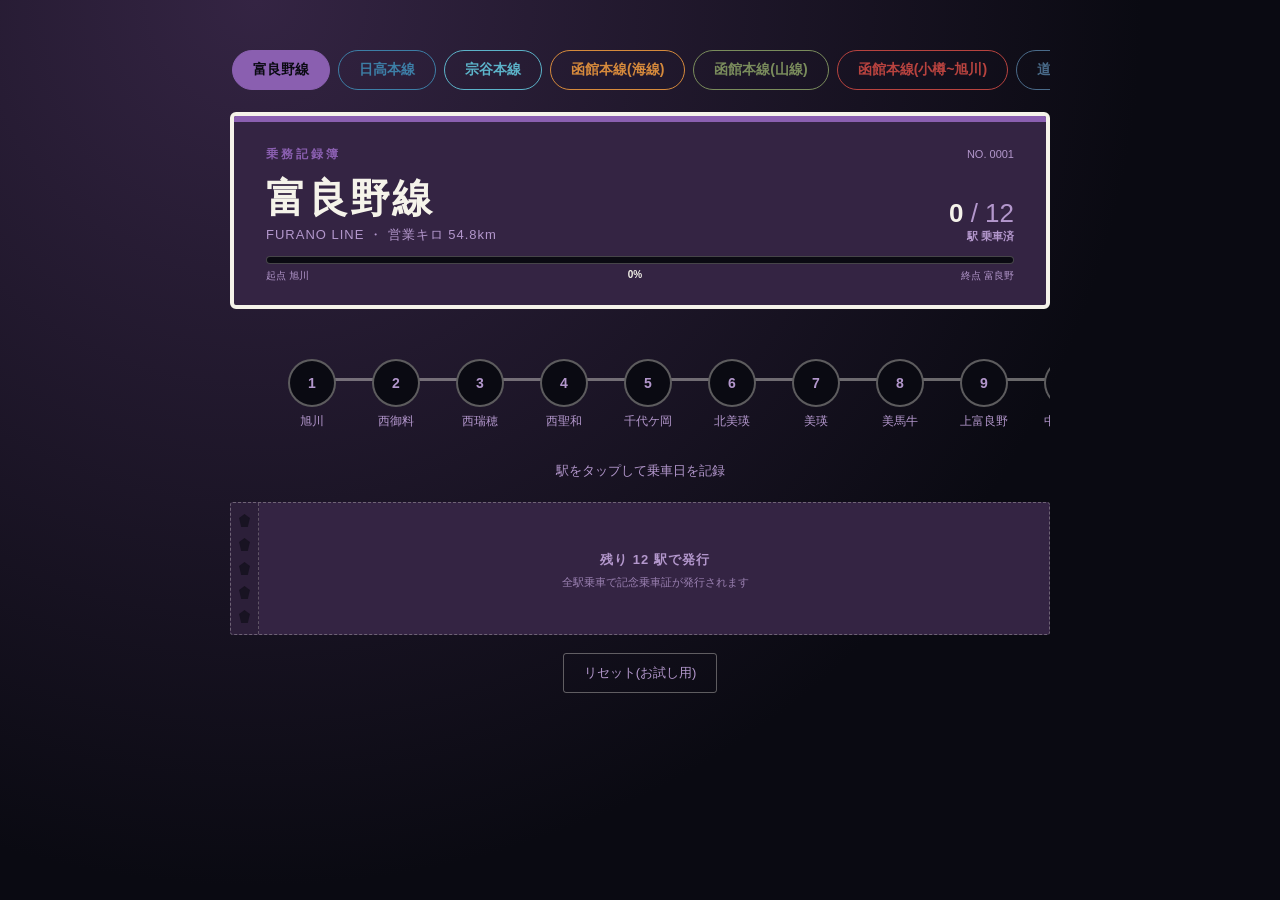
<file: index.html>
<!doctype html>
<html lang="ja">
<head>
  <meta charset="UTF-8" />
  <meta name="viewport" content="width=device-width, initial-scale=1.0, maximum-scale=1.0, viewport-fit=cover" />
  <title>乗務記録簿</title>

  <!-- iPhoneでホーム画面に追加した時のアイコン・表示設定 -->
  <link rel="apple-touch-icon" href="icon-180.png" />
  <meta name="apple-mobile-web-app-title" content="乗務記録簿" />
  <meta name="apple-mobile-web-app-capable" content="yes" />
  <meta name="apple-mobile-web-app-status-bar-style" content="black-translucent" />
  <meta name="theme-color" content="#0a0a12" />

  <link rel="stylesheet" href="style.css" />
</head>
<body>
  <div class="app">
    <!-- 路線切り替えタブ -->
    <div class="tabs" id="tabs"></div>

    <!-- 路線の注釈 -->
    <div class="line-note" id="lineNote" style="display: none;"></div>

    <!-- 台帳ヘッダー -->
    <div class="ledger">
      <div class="ledger-stripe"></div>
      <div class="ledger-top">
        <span class="ledger-label">乗務記録簿</span>
        <span class="ledger-no" id="ledgerNo">NO. 0001</span>
      </div>
      <div class="ledger-main">
        <div>
          <div class="ledger-name" id="ledgerName"></div>
          <div class="ledger-sub" id="ledgerSub"></div>
        </div>
        <div class="ledger-count">
          <div>
            <span id="doneCount">0</span><span class="ledger-count-total" id="totalCount"> / 0</span>
          </div>
          <div class="ledger-count-label">駅 乗車済</div>
        </div>
      </div>
      <div class="progress-bar">
        <div class="progress-fill" id="progressFill" style="width: 0%;"></div>
      </div>
      <div class="progress-labels">
        <span id="originLabel">起点</span>
        <span class="progress-percent" id="percentLabel">0%</span>
        <span id="terminalLabel">終点</span>
      </div>
    </div>

    <!-- 駅トラック(すごろく) -->
    <div class="track-wrap">
      <div class="track" id="track">
        <div class="track-line"></div>
      </div>
    </div>
    <div class="track-hint">駅をタップして乗車日を記録</div>

    <!-- 乗車日入力ポップオーバー -->
    <div class="overlay hidden" id="overlay">
      <div class="popover">
        <div class="popover-title" id="popoverStationName"></div>
        <div class="popover-sub">いつ乗車しましたか?</div>
        <div class="date-selects">
          <select class="date-select year" id="selectYear"></select>
          <select class="date-select month" id="selectMonth"></select>
          <select class="date-select day" id="selectDay"></select>
        </div>
        <div class="popover-actions">
          <button class="btn btn-delete hidden" id="btnDelete">記録を削除</button>
          <button class="btn btn-confirm" id="btnConfirm">記録する</button>
        </div>
      </div>
    </div>

    <!-- 硬券カード -->
    <div class="ticket" id="ticket">
      <div class="ticket-holes">
        <div class="ticket-hole"></div>
        <div class="ticket-hole"></div>
        <div class="ticket-hole"></div>
        <div class="ticket-hole"></div>
        <div class="ticket-hole"></div>
      </div>
      <div class="ticket-body" id="ticketBody"></div>
    </div>

    <div class="reset-wrap">
      <button class="reset-btn" id="btnReset">リセット(お試し用)</button>
    </div>
  </div>

  <script src="data.js"></script>
  <script src="script.js"></script>
</body>
</html>
</file>
<file: style.css>
:root {
  --bg-deep: #0a0a12;
  --white: #f5f3ea;
  --stamp-red: #c8352f;
  --abandoned-gray: #8a8a8a;
  --planned-amber: #d4a13d;

  /* 路線ごとにJSで書き換える変数 */
  --accent: #8a5fb0;
  --panel: #3a2a4a;
  --muted: #a99bb8;
  --input-bg: #14101a;
}

* {
  box-sizing: border-box;
}

body {
  margin: 0;
  min-height: 100vh;
  background: var(--bg-deep);
  background-image: radial-gradient(circle at 20% 0%, var(--panel) 0%, var(--bg-deep) 65%);
  background-attachment: fixed;
  color: var(--white);
  font-family: "Hiragino Sans", "Hiragino Kaku Gothic ProN", "Yu Gothic",
    "Noto Sans JP", "Meiryo", sans-serif;
}

.app {
  padding: calc(24px + env(safe-area-inset-top, 0px)) 16px calc(60px + env(safe-area-inset-bottom, 0px));
  max-width: 480px;
  margin: 0 auto;
}

/* ===== 路線切り替えタブ ===== */
.tabs {
  display: flex;
  gap: 8px;
  overflow-x: auto;
  -webkit-overflow-scrolling: touch;
  padding: 2px 2px 8px;
  margin-bottom: 14px;
}

.tab {
  flex-shrink: 0;
  white-space: nowrap;
  padding: 8px 14px;
  border-radius: 999px;
  border: 1px solid var(--tab-color, var(--accent));
  background: transparent;
  color: var(--tab-color, var(--accent));
  font-family: inherit;
  font-size: 12px;
  font-weight: 700;
  cursor: pointer;
}

.tab.active {
  background: var(--tab-color, var(--accent));
  color: var(--bg-deep);
}

.line-note {
  font-size: 10px;
  color: var(--muted);
  line-height: 1.5;
  margin-bottom: 14px;
}

/* ===== 台帳ヘッダー ===== */
.ledger {
  border: 3px solid var(--white);
  border-radius: 6px;
  padding: 16px 18px 14px;
  background: var(--panel);
  position: relative;
  overflow: hidden;
  margin-bottom: 22px;
}

.ledger-stripe {
  position: absolute;
  top: 0;
  left: 0;
  right: 0;
  height: 6px;
  background: var(--accent);
}

.ledger-top {
  display: flex;
  justify-content: space-between;
  align-items: baseline;
  margin-bottom: 10px;
  margin-top: 4px;
}

.ledger-label {
  font-size: 12px;
  letter-spacing: 3px;
  color: var(--accent);
  font-weight: 700;
}

.ledger-no {
  font-size: 11px;
  color: var(--muted);
}

.ledger-main {
  display: flex;
  flex-direction: column;
  gap: 10px;
}

.ledger-name {
  font-size: 24px;
  color: var(--white);
  letter-spacing: 1px;
  font-weight: 900;
  line-height: 1.25;
}

.ledger-sub {
  font-size: 11px;
  color: var(--muted);
  margin-top: 3px;
  letter-spacing: 0.5px;
}

.ledger-count {
  display: flex;
  justify-content: space-between;
  align-items: baseline;
  text-align: left;
  font-size: 20px;
  color: var(--white);
  font-weight: 700;
}

.ledger-count-total {
  color: var(--muted);
  font-weight: 400;
}

.ledger-count-label {
  font-size: 11px;
  color: var(--muted);
}

@media (min-width: 480px) {
  .ledger-name {
    font-size: 28px;
    letter-spacing: 2px;
  }

  .ledger-sub {
    letter-spacing: 1px;
  }
}

@media (min-width: 768px) {
  .ledger-main {
    flex-direction: row;
    justify-content: space-between;
    align-items: flex-end;
    gap: 0;
  }

  .ledger-count {
    display: block;
    text-align: right;
  }
}

.progress-bar {
  margin-top: 12px;
  height: 8px;
  background: var(--bg-deep);
  border-radius: 4px;
  overflow: hidden;
  border: 1px solid rgba(245, 243, 234, 0.25);
}

.progress-fill {
  height: 100%;
  background: var(--accent);
  transition: width 0.4s ease;
}

.progress-fill.complete {
  background: var(--stamp-red);
}

.progress-labels {
  display: flex;
  justify-content: space-between;
  font-size: 10px;
  color: var(--muted);
  margin-top: 5px;
}

.progress-percent {
  font-weight: 700;
  color: var(--white);
}

/* ===== 駅トラック(すごろく) ===== */
.track-wrap {
  overflow-x: auto;
  -webkit-overflow-scrolling: touch;
  padding: 18px 24px;
  margin-bottom: 8px;
}

.track {
  display: flex;
  align-items: center;
  position: relative;
  width: max-content;
}

.track-line {
  position: absolute;
  top: 19px;
  left: 20px;
  right: 20px;
  height: 3px;
  background: rgba(245, 243, 234, 0.4);
  z-index: 0;
}

.station {
  position: relative;
  z-index: 1;
  width: 64px;
  flex-shrink: 0;
  display: flex;
  flex-direction: column;
  align-items: center;
  cursor: pointer;
  background: none;
  border: none;
  font-family: inherit;
  padding: 0;
}

.station-circle {
  width: 38px;
  height: 38px;
  border-radius: 50%;
  display: flex;
  align-items: center;
  justify-content: center;
  background: var(--bg-deep);
  border: 2.5px solid rgba(245, 243, 234, 0.35);
  transition: all 0.2s ease;
  font-size: 12px;
  font-weight: 700;
  color: var(--muted);
}

.station-circle.abandoned {
  border-color: var(--abandoned-gray);
  color: var(--abandoned-gray);
}

.station-circle.planned {
  border-color: var(--planned-amber);
  color: var(--planned-amber);
}

.station-circle.done {
  background: var(--accent);
  border-color: var(--accent);
  color: var(--bg-deep);
  box-shadow: inset 0 0 0 2px rgba(0, 0, 0, 0.3), 0 0 0 4px rgba(255, 255, 255, 0.08);
}

.station-circle.punching {
  transform: scale(1.35);
}

.station-punch {
  width: 12px;
  height: 14px;
  background: var(--bg-deep);
  clip-path: polygon(50% 0%, 100% 30%, 80% 100%, 20% 100%, 0% 30%);
  display: inline-block;
}

.station-name {
  margin-top: 6px;
  font-size: 10px;
  font-weight: 400;
  color: var(--muted);
  text-align: center;
  white-space: nowrap;
  max-width: 60px;
  overflow: hidden;
  text-overflow: ellipsis;
}

.station-name.abandoned {
  color: var(--abandoned-gray);
}

.station-name.planned {
  color: var(--planned-amber);
}

.station-name.done {
  color: var(--white);
  font-weight: 700;
}

.badge {
  font-size: 7px;
  margin-left: 2px;
  padding: 1px 3px;
  border-radius: 3px;
  vertical-align: middle;
}

.badge-abandoned {
  border: 1px solid var(--abandoned-gray);
  color: var(--abandoned-gray);
}

.badge-planned {
  border: 1px solid var(--planned-amber);
  color: var(--planned-amber);
}

.station-date {
  font-size: 8px;
  color: var(--accent);
  margin-top: 1px;
}

.track-hint {
  text-align: center;
  font-size: 11px;
  color: var(--muted);
  margin: -4px auto 22px;
}

/* ===== 乗車日入力ポップオーバー ===== */
.overlay {
  position: fixed;
  inset: 0;
  background: rgba(0, 0, 0, 0.55);
  display: flex;
  align-items: center;
  justify-content: center;
  z-index: 10;
  padding: 20px;
  box-sizing: border-box;
}

.overlay.hidden {
  display: none;
}

.popover {
  background: var(--panel);
  border: 2px solid var(--accent);
  border-radius: 8px;
  padding: 20px 22px;
  width: 100%;
  max-width: 320px;
  box-sizing: border-box;
}

.popover-title {
  font-size: 13px;
  color: var(--accent);
  font-weight: 700;
  margin-bottom: 4px;
}

.popover-sub {
  font-size: 11px;
  color: var(--muted);
  margin-bottom: 14px;
}

.date-selects {
  display: flex;
  gap: 6px;
  margin-bottom: 16px;
}

.date-select {
  min-width: 0;
  box-sizing: border-box;
  padding: 10px 6px;
  border-radius: 4px;
  border: 1px solid var(--muted);
  background: var(--input-bg);
  color: var(--white);
  font-size: 15px;
  font-family: inherit;
  text-align: center;
  -webkit-appearance: none;
  appearance: none;
}

.date-select.year {
  flex: 1.3;
}

.date-select.month,
.date-select.day {
  flex: 1;
}

.popover-actions {
  display: flex;
  gap: 8px;
}

.btn {
  flex: 1;
  padding: 9px 0;
  border-radius: 4px;
  font-size: 12px;
  cursor: pointer;
  font-family: inherit;
}

.btn-delete {
  background: transparent;
  border: 1px solid var(--stamp-red);
  color: var(--stamp-red);
}

.btn-confirm {
  background: var(--accent);
  border: none;
  color: var(--bg-deep);
  font-weight: 700;
}

/* ===== 硬券カード ===== */
.ticket {
  position: relative;
  background: var(--panel);
  border: 1px dashed rgba(245, 243, 234, 0.3);
  border-radius: 3px;
  padding: 22px 22px 20px;
  transition: background 0.5s ease, border-color 0.5s ease;
  overflow: hidden;
}

.ticket.complete {
  background: #e8dcc4;
  border-color: #8a7550;
}

.ticket.just-completed {
  transform: scale(1.02);
  box-shadow: 0 0 26px rgba(200, 53, 47, 0.35);
}

.ticket-holes {
  position: absolute;
  left: 0;
  top: 0;
  bottom: 0;
  width: 28px;
  display: flex;
  flex-direction: column;
  justify-content: space-evenly;
  align-items: center;
  background: rgba(0, 0, 0, 0.15);
  border-right: 1px dashed rgba(245, 243, 234, 0.25);
}

.ticket.complete .ticket-holes {
  background: rgba(0, 0, 0, 0.03);
  border-right-color: #8a7550;
}

.ticket-hole {
  width: 11px;
  height: 13px;
  clip-path: polygon(50% 0%, 100% 30%, 80% 100%, 20% 100%, 0% 30%);
  background: var(--bg-deep);
  box-shadow: inset 0 1px 2px rgba(0, 0, 0, 0.6);
  opacity: 0.55;
}

.ticket.complete .ticket-hole {
  opacity: 0.75;
}

.ticket-body {
  padding-left: 30px;
}

.ticket-empty {
  text-align: center;
  padding: 16px 0;
}

.ticket-empty-title {
  font-size: 13px;
  color: var(--muted);
  letter-spacing: 1px;
  font-weight: 700;
}

.ticket-empty-sub {
  font-size: 11px;
  color: var(--muted);
  margin-top: 6px;
  opacity: 0.8;
}

.ticket-complete-body {
  font-family: "Hiragino Mincho ProN", "Yu Mincho", serif;
  color: #2a2013;
  display: flex;
  justify-content: space-between;
  align-items: stretch;
}

.ticket-label {
  font-size: 11px;
  letter-spacing: 4px;
  color: #6b5a35;
}

.ticket-title {
  font-size: 23px;
  font-weight: 700;
  margin-top: 6px;
  letter-spacing: 1px;
}

.ticket-route {
  font-size: 12px;
  margin-top: 6px;
  color: #4a3d24;
}

.ticket-meta {
  font-size: 11px;
  margin-top: 10px;
  color: #6b5a35;
}

.ticket-meta.last {
  margin-top: 2px;
}

.stamp {
  display: flex;
  align-items: center;
  justify-content: center;
  margin-left: 12px;
  flex-shrink: 0;
}

.stamp-circle {
  width: 64px;
  height: 64px;
  border-radius: 50%;
  border: 3px solid var(--stamp-red);
  color: var(--stamp-red);
  display: flex;
  align-items: center;
  justify-content: center;
  font-size: 13px;
  font-weight: 900;
  transform: rotate(-14deg);
  letter-spacing: 1px;
  text-align: center;
  line-height: 1.2;
  font-family: "Hiragino Sans", "Yu Gothic", sans-serif;
}

/* ===== リセットボタン ===== */
.reset-wrap {
  text-align: center;
  margin-top: 18px;
}

.reset-btn {
  background: transparent;
  border: 1px solid rgba(245, 243, 234, 0.35);
  color: var(--muted);
  font-family: inherit;
  font-size: 11px;
  padding: 8px 16px;
  border-radius: 3px;
  cursor: pointer;
}

/* ===== タブレット(768px〜) ===== */
@media (min-width: 768px) {
  .app {
    max-width: 640px;
    padding: 32px 24px 70px;
  }

  .ledger-name {
    font-size: 32px;
  }

  .ledger {
    padding: 20px 24px 16px;
  }

  .station {
    width: 72px;
  }

  .station-circle {
    width: 42px;
    height: 42px;
  }

  .track-wrap {
    padding: 20px 32px;
  }

  .tab {
    font-size: 13px;
    padding: 9px 18px;
  }

  .ticket-title {
    font-size: 26px;
  }

  .stamp-circle {
    width: 72px;
    height: 72px;
    font-size: 14px;
  }
}

/* ===== デスクトップ(1024px〜) ===== */
@media (min-width: 1024px) {
  .app {
    max-width: 900px;
    padding: 48px 40px 90px;
  }

  .ledger-name {
    font-size: 40px;
  }

  .ledger-sub {
    font-size: 13px;
  }

  .ledger {
    padding: 26px 32px 22px;
    border-width: 4px;
  }

  .ledger-count {
    font-size: 26px;
  }

  .station {
    width: 84px;
  }

  .station-circle {
    width: 48px;
    height: 48px;
    font-size: 14px;
  }

  .station-name {
    font-size: 12px;
    max-width: 78px;
  }

  .track-wrap {
    padding: 28px 40px;
  }

  .track-hint {
    font-size: 13px;
  }

  .tab {
    font-size: 14px;
    padding: 10px 20px;
  }

  .line-note {
    font-size: 12px;
  }

  .ticket {
    padding: 32px 36px 28px;
  }

  .ticket-title {
    font-size: 30px;
  }

  .ticket-route,
  .ticket-meta {
    font-size: 14px;
  }

  .stamp-circle {
    width: 84px;
    height: 84px;
    font-size: 16px;
  }

  .popover {
    max-width: 400px;
    padding: 28px 30px;
  }

  .date-select {
    font-size: 16px;
    padding: 12px 8px;
  }

  .btn {
    font-size: 14px;
    padding: 12px 0;
  }

  .reset-btn {
    font-size: 13px;
    padding: 10px 20px;
  }
}
</file>
